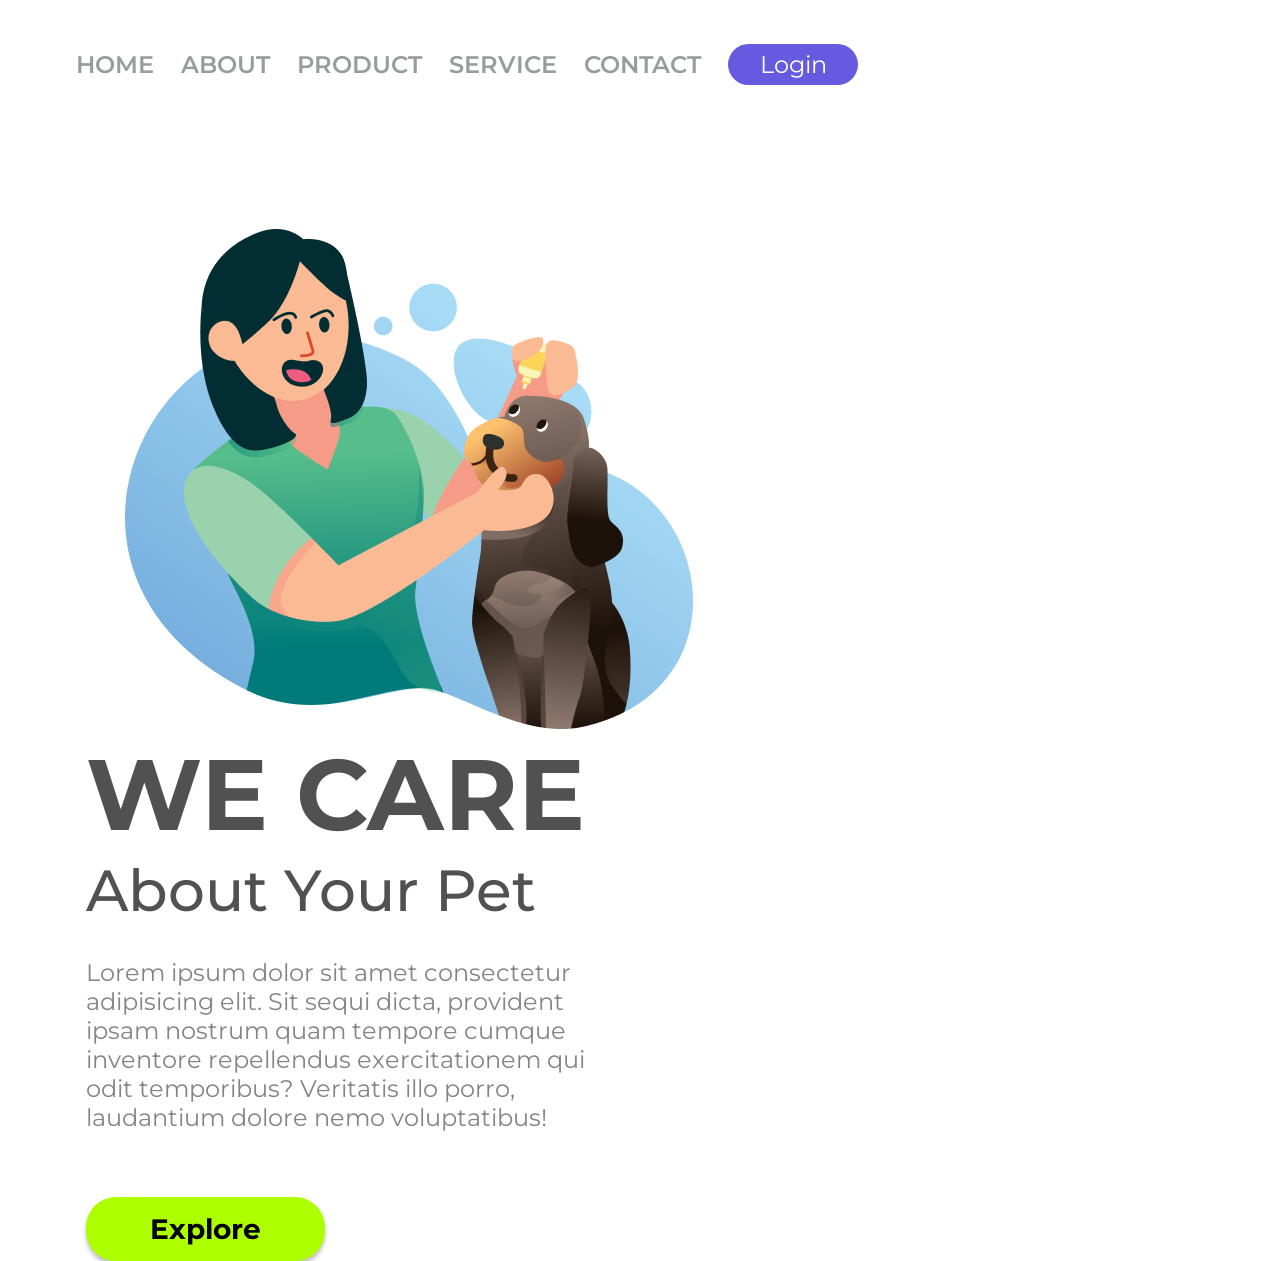
<file: projeto 1/index.html>
<!DOCTYPE html>
<html lang="pt-br">
<head>
    <meta charset="UTF-8">
    <meta name="viewport" content="width=device-width, initial-scale=1.0">
    <link rel="stylesheet" href="./styles.css">
    <link rel="preconnect" href="https://fonts.googleapis.com">
    <link rel="preconnect" href="https://fonts.gstatic.com" crossorigin>
    <link href="https://fonts.googleapis.com/css2?family=Montserrat:ital,wght@0,100..900;1,100..900&display=swap" rel="stylesheet">
    <title>WE CARE - branch develop</title>
</head>
<body>
    <header>
        <a class="link-header">HOME</a>
        <a class="link-header">ABOUT</a>
        <a class="link-header">PRODUCT</a>
        <a class="link-header">SERVICE</a>
        <a class="link-header">CONTACT</a>
        <button class="button-header">Login</button>
    </header>
    <main>
        <img src="../responsividade/pet-banho.png" class="img-logo">
        <section>
            <h1>WE CARE</h1>
            <h2>About Your Pet</h2>
            <p>Lorem ipsum dolor sit amet consectetur adipisicing elit. Sit sequi dicta, provident ipsam nostrum quam tempore cumque inventore repellendus exercitationem qui odit temporibus? Veritatis illo porro, laudantium dolore nemo voluptatibus!</p>
            <button class="button-main">Explore</button>
        </section>
    </main>
</body>
</html>
</file>
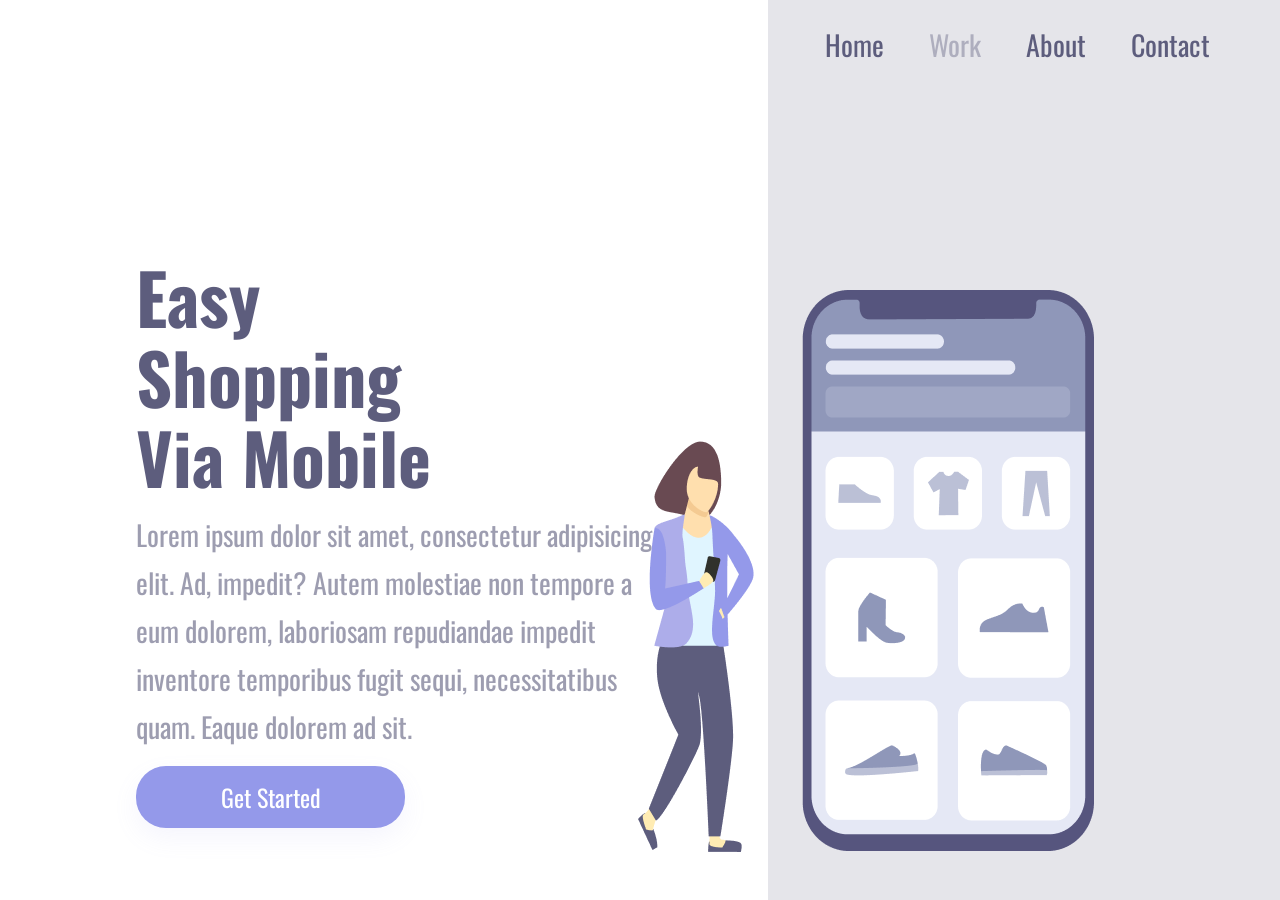
<file: responsividade/index.html>
<!DOCTYPE html>
<html lang="en">
<head>
    <meta charset="UTF-8">
    <meta name="viewport" content="width=device-width, initial-scale=1.0">
    <link rel="stylesheet" href="./styles.css">
    <link rel="preconnect" href="https://fonts.googleapis.com">
    <link rel="preconnect" href="https://fonts.gstatic.com" crossorigin>
    <link href="https://fonts.googleapis.com/css2?family=Oswald&display=swap" rel="stylesheet">
    <title>CSS</title>
</head>
<body>
    <div class="wrapper">
        <section class="conteiner-left">
            <h1>Easy Shopping Via Mobile</h1>
            <p>Lorem ipsum dolor sit amet, consectetur adipisicing elit. Ad, impedit? Autem molestiae non tempore a eum dolorem, laboriosam repudiandae impedit inventore temporibus fugit sequi, necessitatibus quam. Eaque dolorem ad sit.</p>
            <button>Get Started</button>
        </section>
        <section class="conteiner-right">
            <header>
                <a>Home</a>
                <a>Work</a>
                <a>About</a>
                <a>Contact</a>
            </header>
            <img alt="girl-celphone" src="./girl-celphone.png">
        </section>
    </div>
</body>
</html>
</file>
<file: projeto 1/styles.css>
*{
    font-family: "Montserrat", sans-serif;
    margin: 0;
    padding: 0;
    box-sizing: border-box;
}

header {
    margin: 44px 0 144px 76px
}

.link-header {
    font-weight: 600;
    font-size: 24px;
    line-height: 29px;
    color:#989D9C;
    cursor: pointer;
    margin-right: 23px;
}

.button-header {
    background: #665AE1;
    border-radius: 20.5px;
    width: 130px;
    height: 41px;
    border: none;
    font-weight: 600px;
    font-size: 24px;
    line-height: 29px;
    color: #FFFFFF;
    cursor: pointer;

}

.img-logo {
    width: 568px;
    height: 500px;
    margin-left: 125px;
}

section { 
    display: inline-block;
    margin-left: 86px;
}

h1 {
    font-weight: 900px;
    font-size: 100px;
    line-height: 122px;
    color: #515151;
}

h2 {
    font-weight: 500;
    font-size: 58px;
    line-height: 71px;
    color: #515151;
}

p {
    font-weight: 400;
    font-size: 24px;
    line-height: 29px;
    color: #848484;
    width: 515px;
    margin-top: 32px;
    margin-bottom: 65px;
}

.button-main {
    width: 239px;
    height: 64px;
    border-radius: 30px;
    background: #ADFF00;
    border: none;
    cursor: pointer;
    box-shadow: 0px 4px 4px 0px #00000040;
    font-family: Montserrat;
    font-weight: 700;
    font-size: 28px;
    line-height: 34px;
    color: #000000;

}

@media screen and (max-width: 768px) {
    header {
        display: none;
    }

    main {
        flex-direction: column;
        text-align: center;
        padding: 20px;
    }

    img {
        position: relative;
        width: 90%;
    
    }

    section {
        max-width: 500px;
    }

    h1 {
        font-size: 32px;

    }

    h2 {
        font-size: 22px;
    }

    p{
        display: none;
    }

    .button-main {
        width: 100%;
    }
}
</file>
<file: responsividade/styles.css>
*{
    margin: 0;
    padding: 0;
    box-sizing: border-box;
    font-family: "Oswald", sans-serif;
    font-weight: 400px;
    color: #5D5D7D;
}

.wrapper {
    height: 100vh;
    width: 100vw;
}

.conteiner-left {
    display: inline-block;
    width: 60%;
    padding-left: 136px;
    margin-top: 20%;
}

.conteiner-right {
    display: inline-block;
    background-color: rgba(93, 93, 125, 0.16);
    height: 100vh;
    width: 40%;
    position: absolute;
}

img {
    position: relative;
    top: 25%;
    right: 130px;
}

h1 {
    font-size: 70px;
    line-height: 80px;
    width: 368px;
}

p {
    font-size: 28px;
    line-height: 48px;
    opacity: 0.6;
    margin: 15px 0;
    width: 540px;
}

button {
    width: 269px;
    height: 62px;
    background: #9499EA;
    box-shadow: 0px 10px 24px rgba(148, 153, 234, 0.0979959);
    color: #FFFFFF;
    font-size: 24px;
    line-height: 36px;
    text-align: center;
    border: 0;
    border-radius: 30px;
    cursor: pointer;
}

button:hover{
    opacity: 0.8;
}

button:active {
    opacity: 0.5;
}

a {
    font-size: 28px;
    line-height: 41px;
    color: #5D5D7D;
    margin-right: 41px;
    cursor: pointer;
}

a:nth-child(2) {
    opacity: 0.4;
}

a:hover {
    opacity: 0.4;
}

a:active {
    opacity: 0.8;
}
header {
    margin: 24px 0 0 57px;
}

@media screen and (max-width: 900px) {
    .conteiner-left {
        width: 100%;
        height: 50%;
        padding: 0;
        margin: 0;
    }

    .conteiner-right {
        display: block;
        height: auto;
        width: 100%;
        position: static;
        padding: 40px;

    }

    img {
        position: static;
        width: 90%;
    }

    header {
        display: none;
    }

    h1 {
        font-size: 36px;
        line-height: 52px;
        width: auto;
        margin: 58px 50px 0 50px;
        text-align: center;
        }
        
    p {
        margin: 15px 40px;
        width: auto;
        text-align: center;
        font-size: 14px;
        line-height: 24px;
    }

    button {
        margin: 0 auto;
        display: block;
    }

}
</file>
